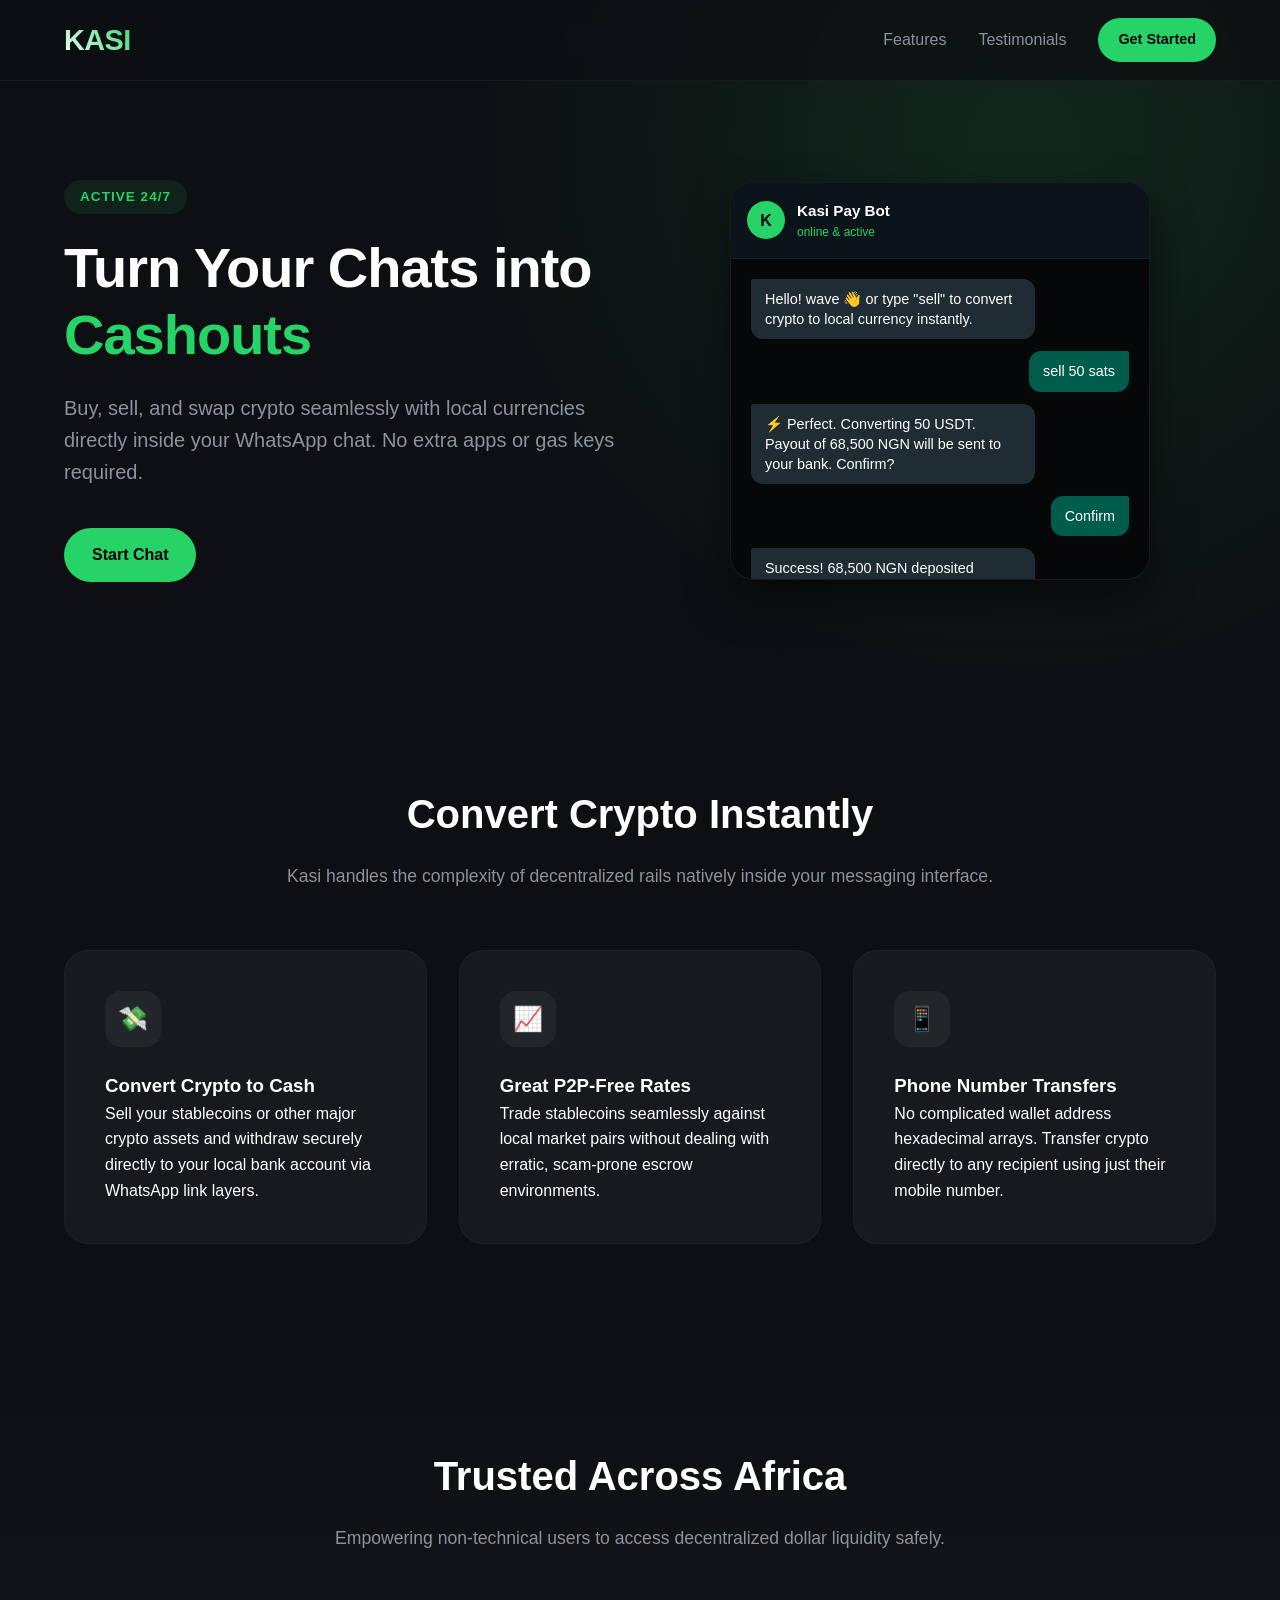
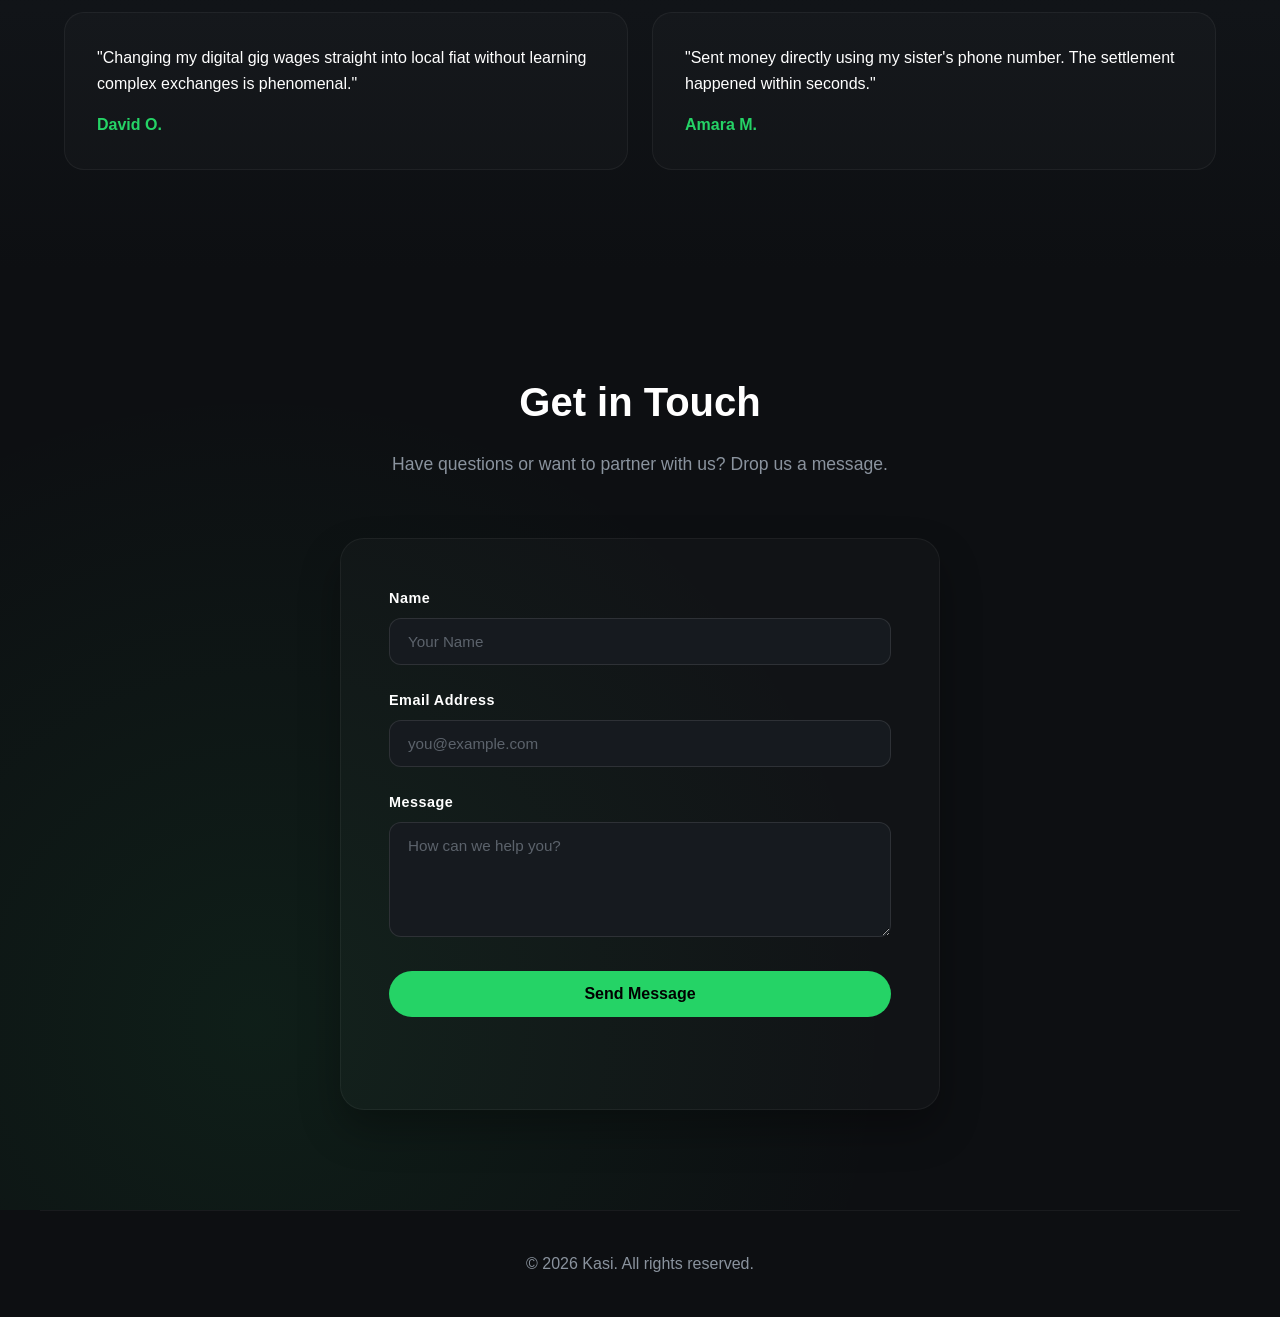
<file: index.html>
<!DOCTYPE html>
<html lang="en">
<head>
    <meta charset="UTF-8">
    <meta name="viewport" content="width=device-width, initial-scale=1.0">
    <title>Kasi - Turn Chats into Cashouts</title>
    <link rel="stylesheet" href="static/style.css">
</head>
<body>

    <!-- Header & Navigation -->
    <header id="navbar">
        <div class="container">
            <a href="#" class="logo">KASI</a>
            <nav>
                <ul>
                    <li><a href="#features" class="nav-link">Features</a></li>
                    <li><a href="#testimonials" class="nav-link">Testimonials</a></li>
                    <li><a href="https://api.whatsapp.com/send/?phone=14155238886&text=Hello%21+I+was+referred+by+a+friend+%EF%BF%BD%0A%0A%28Ref%3A+%23faqs%29&type=phone_number&app_absent=0" class="btn" style="padding: 10px 20px; font-size: 0.9rem;">Get Started</a></li>
                </ul>
            </nav>
        </div>
    </header>

    <!-- Hero Section with Live Simulator -->
    <section class="hero">
        <div class="container">
            <div class="hero-grid">
                <div>
                    <span class="badge">Active 24/7</span>
                    <h1>Turn Your Chats into <span>Cashouts</span></h1>
                    <p>Buy, sell, and swap crypto seamlessly with local currencies directly inside your WhatsApp chat. No extra apps or gas keys required.</p>
                    <a href="https://api.whatsapp.com/send/?phone=14155238886&text=Hello%21+I+was+referred+by+a+friend+%EF%BF%BD%0A%0A%28Ref%3A+%23faqs%29&type=phone_number&app_absent=0" class="btn" target="_blank">Start Chat</a>
                </div>
                
                <!-- Static WhatsApp UI Mockup with Staggered Animations -->
                <div>
                    <div class="simulator-container">
                        <div class="sim-header">
                            <div class="sim-avatar">K</div>
                            <div class="sim-status">
                                <h4>Kasi Pay Bot</h4>
                                <p>online & active</p>
                            </div>
                        </div>
                        <div class="sim-body" id="chatScreen">
                            <div class="msg received" style="animation-delay: 0.3s;">Hello! wave 👋 or type "sell" to convert crypto to local currency instantly.</div>
                            <div class="msg sent" style="animation-delay: 1.2s;">sell 50 sats</div>
                            <div class="msg received" style="animation-delay: 2.1s;">⚡ Perfect. Converting 50 USDT. Payout of 68,500 NGN will be sent to your bank. Confirm?</div>
                            <div class="msg sent" style="animation-delay: 3.0s;">Confirm</div>
                            <div class="msg received" style="animation-delay: 3.9s;">Success! 68,500 NGN deposited straight to your account. 🚀</div>
                        </div>
                    </div>
                </div>
            </div>
        </div>
    </section>

    <!-- Features Section with Scroll Triggers -->
    <section id="features" class="features">
        <div class="container">
            <div class="section-header">
                <h2>Convert Crypto Instantly</h2>
                <p>Kasi handles the complexity of decentralized rails natively inside your messaging interface.</p>
            </div>

            <div class="feature-grid">
                <div class="feature-card">
                    <div class="feature-icon">💸</div>
                    <h3>Convert Crypto to Cash</h3>
                    <p>Sell your stablecoins or other major crypto assets and withdraw securely directly to your local bank account via WhatsApp link layers.</p>
                </div>
                <div class="feature-card">
                    <div class="feature-icon">📈</div>
                    <h3>Great P2P-Free Rates</h3>
                    <p>Trade stablecoins seamlessly against local market pairs without dealing with erratic, scam-prone escrow environments.</p>
                </div>
                <div class="feature-card">
                    <div class="feature-icon">📱</div>
                    <h3>Phone Number Transfers</h3>
                    <p>No complicated wallet address hexadecimal arrays. Transfer crypto directly to any recipient using just their mobile number.</p>
                </div>
            </div>
        </div>
    </section>

    <!-- Testimonials Section -->
    <section id="testimonials" class="testimonials">
        <div class="container">
            <div class="section-header">
                <h2>Trusted Across Africa</h2>
                <p>Empowering non-technical users to access decentralized dollar liquidity safely.</p>
            </div>
            <div class="testimonial-grid">
                <div class="testimonial-card">
                    <p>"Changing my digital gig wages straight into local fiat without learning complex exchanges is phenomenal."</p>
                    <h4 style="margin-top:15px; color:var(--accent-green);">David O.</h4>
                </div>
                <div class="testimonial-card">
                    <p>"Sent money directly using my sister's phone number. The settlement happened within seconds."</p>
                    <h4 style="margin-top:15px; color:var(--accent-green);">Amara M.</h4>
                </div>
            </div>
        </div>
    </section>

    <!-- Contact Section -->
    <section id="contact" class="contact">
        <div class="container">
            <div class="section-header">
                <h2>Get in Touch</h2>
                <p>Have questions or want to partner with us? Drop us a message.</p>
            </div>
            <div class="contact-card">
                <form id="contactForm" onsubmit="handleContactSubmit(event)">
                    <!-- Spam Honeypot Field -->
                    <input type="text" name="_honey" style="display:none">
                    
                    <div class="form-group">
                        <label for="contactName">Name</label>
                        <input type="text" id="contactName" name="name" placeholder="Your Name" required>
                    </div>
                    <div class="form-group">
                        <label for="contactEmail">Email Address</label>
                        <input type="email" id="contactEmail" name="email" placeholder="you@example.com" required>
                    </div>
                    <div class="form-group">
                        <label for="contactMessage">Message</label>
                        <textarea id="contactMessage" name="message" rows="5" placeholder="How can we help you?" required></textarea>
                    </div>
                    <button type="submit" class="btn btn-submit">Send Message</button>
                    <div id="contactFeedback" class="contact-feedback"></div>
                </form>
            </div>
        </div>
    </section>

    <footer>
        <div class="container" style="text-align: center; padding: 40px 0; border-top: 1px solid rgba(255,255,255,0.05); color: var(--text-muted);">
            <p>&copy; 2026 Kasi. All rights reserved.</p>
        </div>
    </footer>

    <!-- Interactive JavaScript Logic Layer -->
    <script>
        // 1. Dynamic Header Scroll Logic
        window.addEventListener('scroll', () => {
            const header = document.getElementById('navbar');
            if (window.scrollY > 50) {
                header.classList.add('scrolled');
            } else {
                header.classList.remove('scrolled');
            }
            
            // Track active navigation links based on viewport metrics
            const sections = document.querySelectorAll('section');
            const navLinks = document.querySelectorAll('.nav-link');
            let current = '';
            
            sections.forEach(section => {
                const sectionTop = section.offsetTop;
                if (window.scrollY >= sectionTop - 100) {
                    current = section.getAttribute('id');
                }
            });

            navLinks.forEach(link => {
                link.classList.remove('active');
                if (link.getAttribute('href').includes(current)) {
                    link.classList.add('active');
                }
            });
        });

        // 2. Scroll Animation (Intersection Observer Reveal Engine)
        const observerOptions = { threshold: 0.15 };
        const observer = new IntersectionObserver((entries) => {
            entries.forEach(entry => {
                if(entry.isIntersecting) {
                    entry.target.classList.add('reveal');
                }
            });
        }, observerOptions);

        document.querySelectorAll('.feature-card').forEach(card => {
            observer.observe(card);
        });



        // Contact Form Submission Handler
        function handleContactSubmit(event) {
            event.preventDefault();
            const form = event.target;
            const feedback = document.getElementById('contactFeedback');
            const submitBtn = form.querySelector('.btn-submit');
            
            feedback.style.color = 'var(--text-muted)';
            feedback.innerText = 'Sending your message...';
            submitBtn.disabled = true;
            
            const formData = new FormData(form);
            const object = Object.fromEntries(formData);
            const json = JSON.stringify(object);
            
            fetch('https://formsubmit.co/ajax/petraclara20@gmail.com', {
                method: 'POST',
                headers: {
                    'Content-Type': 'application/json',
                    'Accept': 'application/json'
                },
                body: json
            })
            .then(response => {
                if (response.ok) {
                    feedback.style.color = 'var(--accent-green)';
                    feedback.innerText = 'Thank you! Your message has been sent successfully.';
                    form.reset();
                } else {
                    throw new Error('Failed to send message.');
                }
            })
            .catch(error => {
                feedback.style.color = '#ff4a4a';
                feedback.innerText = 'Oops! There was a problem sending your message.';
                console.error(error);
            })
            .finally(() => {
                submitBtn.disabled = false;
            });
        }
    </script>
</body>
</html>
</file>
<file: static/style.css>
/* Base Reset & Variables */
        :root {
            --bg-color: #0d0f12;
            --card-bg: #161a1f;
            --text-main: #ffffff;
            --text-muted: #8a939e;
            --accent-green: #25d366; 
            --accent-blue: #3b82f6;
            --btn-hover: #1ebd59;
            --font-stack: -apple-system, BlinkMacSystemFont, "Segoe UI", Roboto, Helvetica, Arial, sans-serif;
        }

        * {
            box-sizing: border-box;
            margin: 0;
            padding: 0;
        }

        html {
            scroll-behavior: smooth;
        }

        body {
            background-color: var(--bg-color);
            color: var(--text-main);
            font-family: var(--font-stack);
            line-height: 1.6;
            overflow-x: hidden;
        }

        a {
            text-decoration: none;
            color: inherit;
        }

        /* Utility Components */
        .container {
            max-width: 1200px;
            margin: 0 auto;
            padding: 0 24px;
        }

        .btn {
            display: inline-block;
            background-color: var(--accent-green);
            color: #000000;
            padding: 14px 28px;
            border-radius: 30px;
            font-weight: 600;
            font-size: 1rem;
            transition: all 0.3s cubic-bezier(0.4, 0, 0.2, 1);
            border: none;
            cursor: pointer;
        }

        .btn:hover {
            background-color: var(--btn-hover);
            transform: translateY(-2px);
            box-shadow: 0 8px 20px rgba(37, 211, 102, 0.3);
        }

        .badge {
            background: rgba(37, 211, 102, 0.1);
            color: var(--accent-green);
            padding: 6px 16px;
            border-radius: 20px;
            font-size: 0.85rem;
            font-weight: 600;
            text-transform: uppercase;
            letter-spacing: 1px;
            margin-bottom: 20px;
            display: inline-block;
            animation: pulse 2s infinite;
        }

        @keyframes pulse {
            0% { box-shadow: 0 0 0 0 rgba(37, 211, 102, 0.4); }
            70% { box-shadow: 0 0 0 10px rgba(37, 211, 102, 0); }
            100% { box-shadow: 0 0 0 0 rgba(37, 211, 102, 0); }
        }

        /* Navigation Header */
        header {
            position: fixed;
            top: 0;
            left: 0;
            width: 100%;
            z-index: 1000;
            background: rgba(13, 15, 18, 0.8);
            backdrop-filter: blur(12px);
            border-bottom: 1px solid rgba(255, 255, 255, 0.05);
            transition: background 0.3s, padding 0.3s;
        }

        header.scrolled {
            background: rgba(13, 15, 18, 0.95);
            padding: 5px 0;
            box-shadow: 0 4px 20px rgba(0,0,0,0.3);
        }

        header .container {
            display: flex;
            justify-content: space-between;
            align-items: center;
            height: 80px;
        }

        .logo {
            font-size: 1.8rem;
            font-weight: 800;
            letter-spacing: -0.5px;
            background: linear-gradient(45deg, #fff, var(--accent-green));
            -webkit-background-clip: text;
            -webkit-text-fill-color: transparent;
        }

        nav ul {
            display: flex;
            list-style: none;
            gap: 32px;
            align-items: center;
        }

        nav ul a {
            color: var(--text-muted);
            font-weight: 500;
            transition: color 0.2s ease;
        }

        nav ul a:hover, nav ul a.active {
            color: var(--text-main);
        }

        /* Interactive Split Hero Section */
        .hero {
            padding: 180px 0 100px 0;
            background: radial-gradient(circle at 80% 20%, rgba(37, 211, 102, 0.12), transparent 50%);
        }

        .hero-grid {
            display: grid;
            grid-template-columns: 1fr 1fr;
            gap: 48px;
            align-items: center;
        }

        .hero h1 {
            font-size: 3.5rem;
            font-weight: 800;
            line-height: 1.2;
            letter-spacing: -1px;
            margin-bottom: 24px;
        }

        .hero h1 span {
            color: var(--accent-green);
        }

        .hero p {
            font-size: 1.25rem;
            color: var(--text-muted);
            margin-bottom: 40px;
        }

        /* Dynamic Live Chat Simulator */
        .simulator-container {
            background: #050709;
            border-radius: 24px;
            border: 1px solid rgba(255,255,255,0.08);
            box-shadow: 0 20px 40px rgba(0,0,0,0.5);
            overflow: hidden;
            max-width: 420px;
            margin: 0 auto;
            width: 100%;
        }

        .sim-header {
            background: #0b141a;
            padding: 16px;
            display: flex;
            align-items: center;
            gap: 12px;
            border-bottom: 1px solid rgba(255,255,255,0.05);
        }

        .sim-avatar {
            width: 38px;
            height: 38px;
            background: var(--accent-green);
            color: black;
            border-radius: 50%;
            display: flex;
            align-items: center;
            justify-content: center;
            font-weight: bold;
        }

        .sim-status h4 { font-size: 0.95rem; font-weight: 600; }
        .sim-status p { font-size: 0.75rem; color: var(--accent-green); margin: 0; }

        .sim-body {
            height: 320px;
            padding: 20px;
            background: url('https://user-images.githubusercontent.com/15075759/28719144-86dc0f70-73b1-11e7-911d-60d70fcded21.png'); /* WA standard seamless tile */
            background-size: contain;
            overflow-y: auto;
            display: flex;
            flex-direction: column;
            gap: 12px;
        }

        .msg {
            max-width: 75%;
            padding: 10px 14px;
            border-radius: 12px;
            font-size: 0.9rem;
            line-height: 1.4;
            color: #fff;
            opacity: 0;
            transform: translateY(10px);
            animation: fadeInMsg 0.4s forwards;
        }

        @keyframes fadeInMsg {
            to { opacity: 1; transform: translateY(0); }
        }

        .msg.sent {
            background: #005c4b;
            align-self: flex-end;
            border-top-right-radius: 2px;
        }

        .msg.received {
            background: #202c33;
            align-self: flex-start;
            border-top-left-radius: 2px;
        }

        .sim-footer {
            background: #111b21;
            padding: 12px;
            display: flex;
            gap: 10px;
        }

        .sim-input {
            flex: 1;
            background: #2a3942;
            border: none;
            border-radius: 20px;
            padding: 10px 16px;
            color: #fff;
            font-size: 0.9rem;
            outline: none;
        }

        /* Value Proposition Scroll-Animations */
        .features {
            padding: 100px 0;
        }

        .section-header {
            text-align: center;
            margin-bottom: 60px;
        }

        .section-header h2 { font-size: 2.5rem; font-weight: 700; margin-bottom: 16px; }
        .section-header p { color: var(--text-muted); font-size: 1.1rem; }

        .feature-grid {
            display: grid;
            grid-template-columns: repeat(auto-fit, minmax(320px, 1fr));
            gap: 32px;
        }

        .feature-card {
            background-color: var(--card-bg);
            border: 1px solid rgba(255, 255, 255, 0.03);
            border-radius: 24px;
            padding: 40px;
            opacity: 0;
            transform: translateY(30px);
            transition: all 0.6s ease;
        }

        .feature-card.reveal {
            opacity: 1;
            transform: translateY(0);
        }

        .feature-card:hover {
            transform: translateY(-5px) !important;
            border-color: rgba(37, 211, 102, 0.2);
        }

        .feature-icon {
            width: 56px;
            height: 56px;
            background: rgba(255, 255, 255, 0.05);
            border-radius: 16px;
            display: flex;
            align-items: center;
            justify-content: center;
            font-size: 1.5rem;
            margin-bottom: 24px;
            color: var(--accent-green);
        }

        /* Testimonials Section */
        .testimonials {
            padding: 100px 0;
            background: linear-gradient(180deg, var(--bg-color), #111418, var(--bg-color));
        }

        .testimonial-grid {
            display: grid;
            grid-template-columns: repeat(auto-fit, minmax(300px, 1fr));
            gap: 24px;
            margin-top: 40px;
        }

        .testimonial-card {
            background: rgba(255, 255, 255, 0.02);
            border: 1px solid rgba(255, 255, 255, 0.05);
            padding: 32px;
            border-radius: 20px;
        }

        /* Contact Section */
        .contact {
            padding: 100px 0;
            background: radial-gradient(circle at 20% 80%, rgba(37, 211, 102, 0.08), transparent 50%);
        }

        .contact-card {
            background: rgba(255, 255, 255, 0.02);
            border: 1px solid rgba(255, 255, 255, 0.05);
            border-radius: 24px;
            padding: 48px;
            max-width: 600px;
            margin: 0 auto;
            box-shadow: 0 20px 40px rgba(0, 0, 0, 0.3);
        }

        .form-group {
            margin-bottom: 24px;
            display: flex;
            flex-direction: column;
            gap: 8px;
        }

        .form-group label {
            font-size: 0.9rem;
            font-weight: 600;
            color: var(--text-main);
            letter-spacing: 0.5px;
        }

        .form-group input,
        .form-group textarea {
            background-color: var(--card-bg);
            border: 1px solid rgba(255, 255, 255, 0.1);
            border-radius: 12px;
            padding: 14px 18px;
            color: var(--text-main);
            font-family: var(--font-stack);
            font-size: 0.95rem;
            outline: none;
            transition: all 0.3s ease;
        }

        .form-group input::placeholder,
        .form-group textarea::placeholder {
            color: var(--text-muted);
            opacity: 0.6;
        }

        .form-group input:focus,
        .form-group textarea:focus {
            border-color: var(--accent-green);
            box-shadow: 0 0 0 4px rgba(37, 211, 102, 0.15);
            background-color: rgba(22, 26, 31, 0.8);
        }

        .form-group textarea {
            resize: vertical;
        }

        .btn-submit {
            width: 100%;
            margin-top: 10px;
        }

        .contact-feedback {
            margin-top: 20px;
            font-size: 0.95rem;
            text-align: center;
            font-weight: 500;
            min-height: 24px;
            transition: all 0.3s ease;
        }

        /* Mobile Responsive */
        @media (max-width: 968px) {
            .hero-grid {
                grid-template-columns: 1fr;
                text-align: center;
            }
            .hero h1 { font-size: 2.6rem; }
            .simulator-container { margin-top: 40px; }
            nav ul { display: none; }
        }

        /* Social Links styling */
        .social-links {
            display: flex;
            justify-content: center;
            gap: 20px;
            margin-bottom: 20px;
        }

        .social-link {
            display: flex;
            align-items: center;
            justify-content: center;
            width: 44px;
            height: 44px;
            border-radius: 50%;
            background: rgba(255, 255, 255, 0.03);
            border: 1px solid rgba(255, 255, 255, 0.08);
            color: var(--text-muted);
            font-size: 1.2rem;
            transition: all 0.3s ease;
        }

        .social-link:hover {
            color: var(--text-main);
            transform: translateY(-3px);
            background: rgba(255, 255, 255, 0.08);
        }

        .social-link.whatsapp:hover {
            color: var(--accent-green);
            border-color: rgba(37, 211, 102, 0.3);
            box-shadow: 0 0 15px rgba(37, 211, 102, 0.2);
        }

        .social-link.x:hover {
            color: #ffffff;
            border-color: rgba(255, 255, 255, 0.3);
            box-shadow: 0 0 15px rgba(255, 255, 255, 0.2);
        }
</file>
